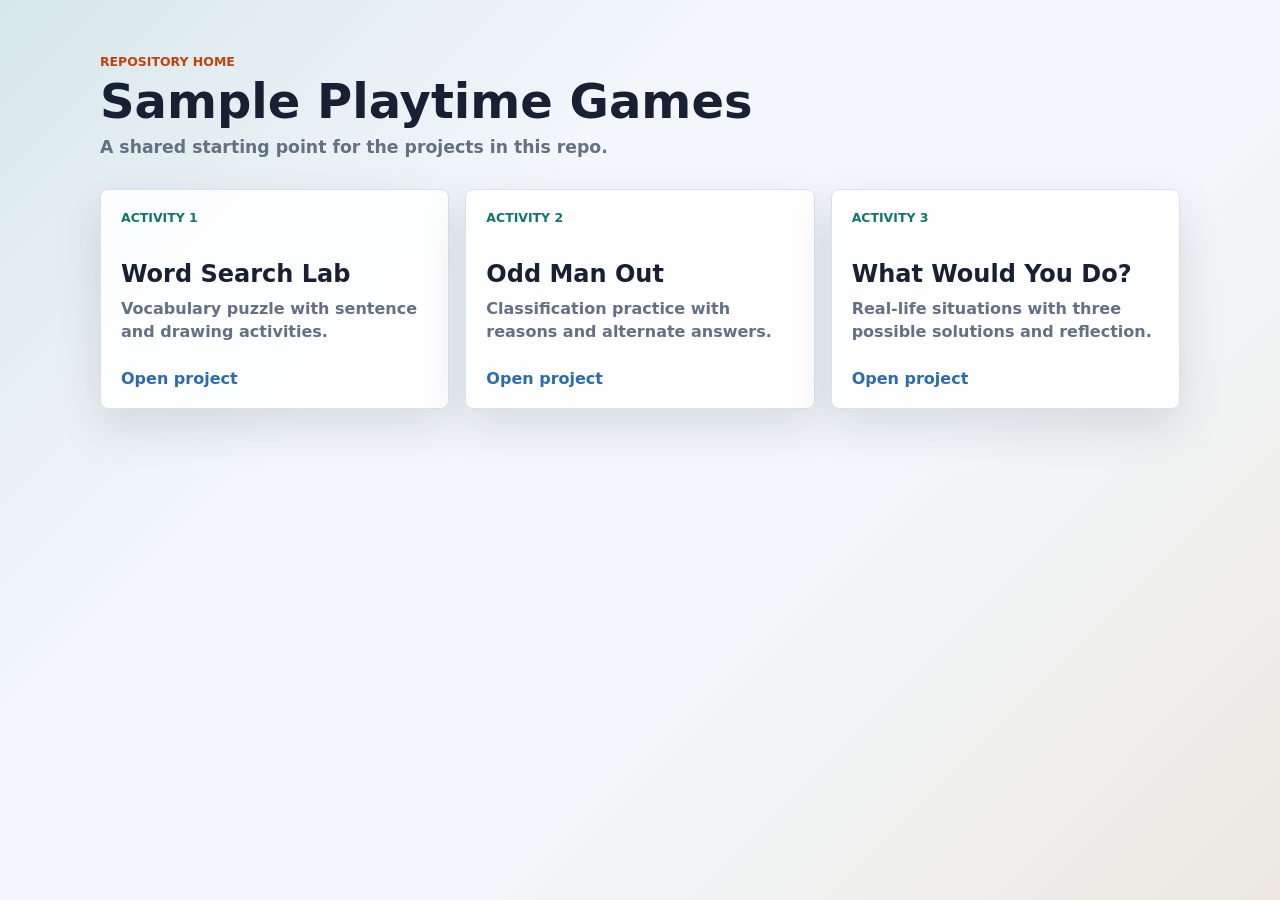
<file: index.html>
<!DOCTYPE html>
<html lang="en">
  <head>
    <meta charset="UTF-8" />
    <meta name="viewport" content="width=device-width, initial-scale=1.0" />
    <title>Sample Playtime Games</title>
    <link rel="stylesheet" href="home.css" />
  </head>
  <body>
    <main class="home-shell">
      <header class="intro">
        <p class="eyebrow">Repository Home</p>
        <h1>Sample Playtime Games</h1>
        <p class="summary">A shared starting point for the projects in this repo.</p>
      </header>

      <section class="project-grid" aria-label="Projects">
        <a class="project-card" href="word-search-lab/index.html">
          <span class="project-kicker">Activity 1</span>
          <span class="project-title">Word Search Lab</span>
          <span class="project-description">Vocabulary puzzle with sentence and drawing activities.</span>
          <span class="project-link">Open project</span>
        </a>
        <a class="project-card" href="odd-man-out/index.html">
          <span class="project-kicker">Activity 2</span>
          <span class="project-title">Odd Man Out</span>
          <span class="project-description">Classification practice with reasons and alternate answers.</span>
          <span class="project-link">Open project</span>
        </a>
        <a class="project-card" href="what-would-you-do/index.html">
          <span class="project-kicker">Activity 3</span>
          <span class="project-title">What Would You Do?</span>
          <span class="project-description">Real-life situations with three possible solutions and reflection.</span>
          <span class="project-link">Open project</span>
        </a>
      </section>
    </main>
  </body>
</html>
</file>
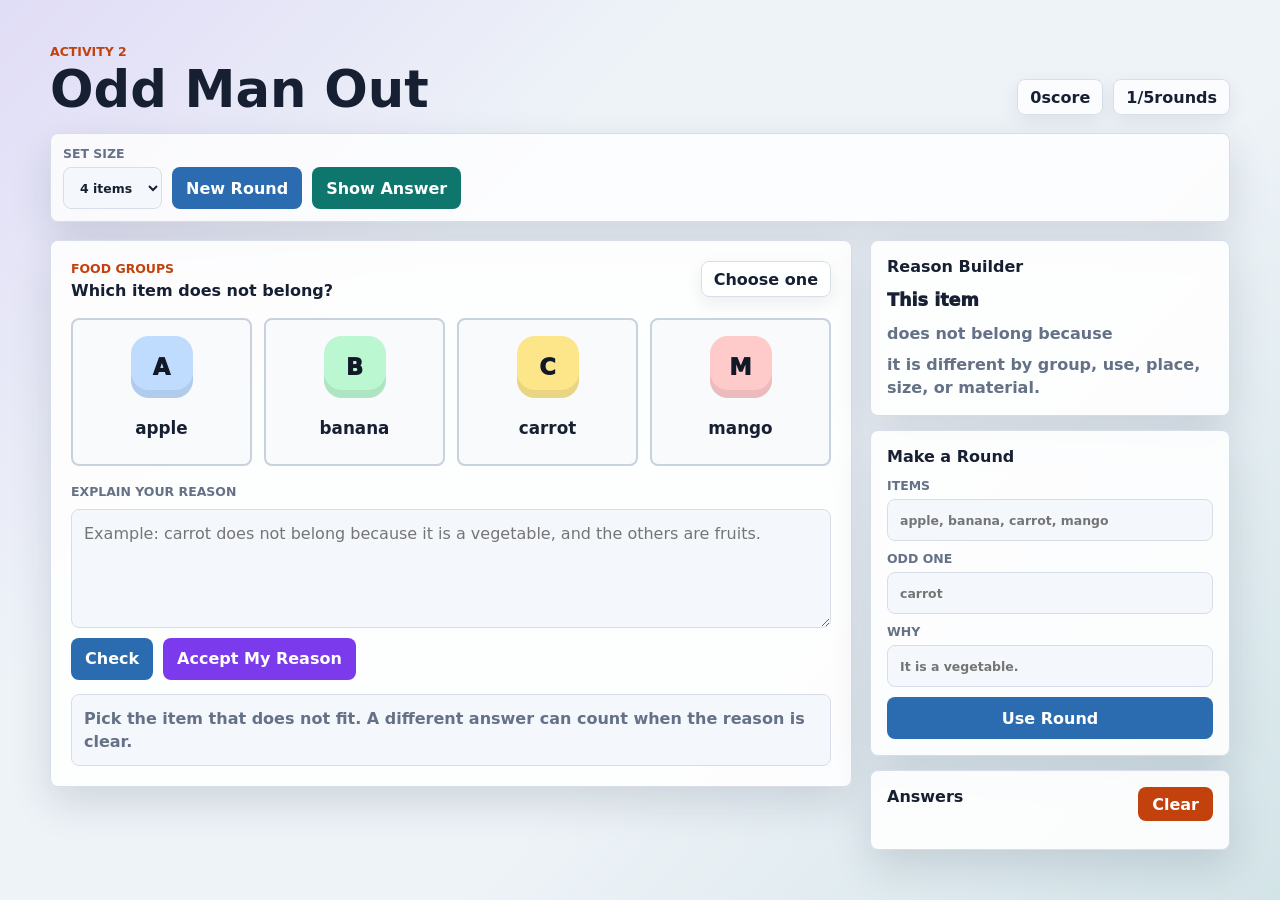
<file: odd-man-out/index.html>
<!DOCTYPE html>
<html lang="en">
  <head>
    <meta charset="UTF-8" />
    <meta name="viewport" content="width=device-width, initial-scale=1.0" />
    <title>Odd Man Out</title>
    <link rel="stylesheet" href="styles.css" />
  </head>
  <body>
    <main class="app-shell">
      <section class="top-band">
        <div>
          <p class="eyebrow">Activity 2</p>
          <h1>Odd Man Out</h1>
        </div>
        <div class="stats" aria-live="polite">
          <span><strong id="scoreCount">0</strong> score</span>
          <span><strong id="roundCount">1</strong>/<strong id="totalRounds">0</strong> rounds</span>
        </div>
      </section>

      <section class="controls" aria-label="Activity controls">
        <label>
          Set size
          <select id="setSizeSelect">
            <option value="4">4 items</option>
            <option value="5">5 items</option>
          </select>
        </label>
        <button id="newRoundBtn" type="button">New Round</button>
        <button id="showAnswerBtn" type="button">Show Answer</button>
      </section>

      <section class="workspace">
        <section class="play-panel" aria-labelledby="promptTitle">
          <div class="prompt-row">
            <div>
              <p id="roundTheme" class="round-theme">Categories</p>
              <h2 id="promptTitle">Which item does not belong?</h2>
            </div>
            <span id="statusBadge" class="status-badge">Choose one</span>
          </div>

          <div id="itemGrid" class="item-grid" aria-label="Answer choices"></div>

          <form id="answerForm" class="answer-form">
            <label for="reasonInput">Explain your reason</label>
            <textarea
              id="reasonInput"
              rows="4"
              placeholder="Example: carrot does not belong because it is a vegetable, and the others are fruits."
            ></textarea>
            <div class="form-actions">
              <button type="submit">Check</button>
              <button id="acceptAlternateBtn" type="button">Accept My Reason</button>
            </div>
          </form>

          <div id="feedback" class="feedback" aria-live="polite"></div>
        </section>

        <aside class="side-panel">
          <section class="skill-panel">
            <h2>Reason Builder</h2>
            <div class="sentence-frame">
              <span id="selectedWord">This item</span>
              <span>does not belong because</span>
              <span>it is different by group, use, place, size, or material.</span>
            </div>
          </section>

          <section class="custom-panel">
            <h2>Make a Round</h2>
            <form id="customForm">
              <label>
                Items
                <input id="customItems" type="text" placeholder="apple, banana, carrot, mango" />
              </label>
              <label>
                Odd one
                <input id="customOdd" type="text" placeholder="carrot" />
              </label>
              <label>
                Why
                <input id="customWhy" type="text" placeholder="It is a vegetable." />
              </label>
              <button type="submit">Use Round</button>
            </form>
          </section>

          <section class="history-panel">
            <div class="panel-heading">
              <h2>Answers</h2>
              <button id="clearHistoryBtn" type="button">Clear</button>
            </div>
            <ul id="historyList" class="history-list"></ul>
          </section>
        </aside>
      </section>
    </main>

    <script src="app.js"></script>
  </body>
</html>
</file>
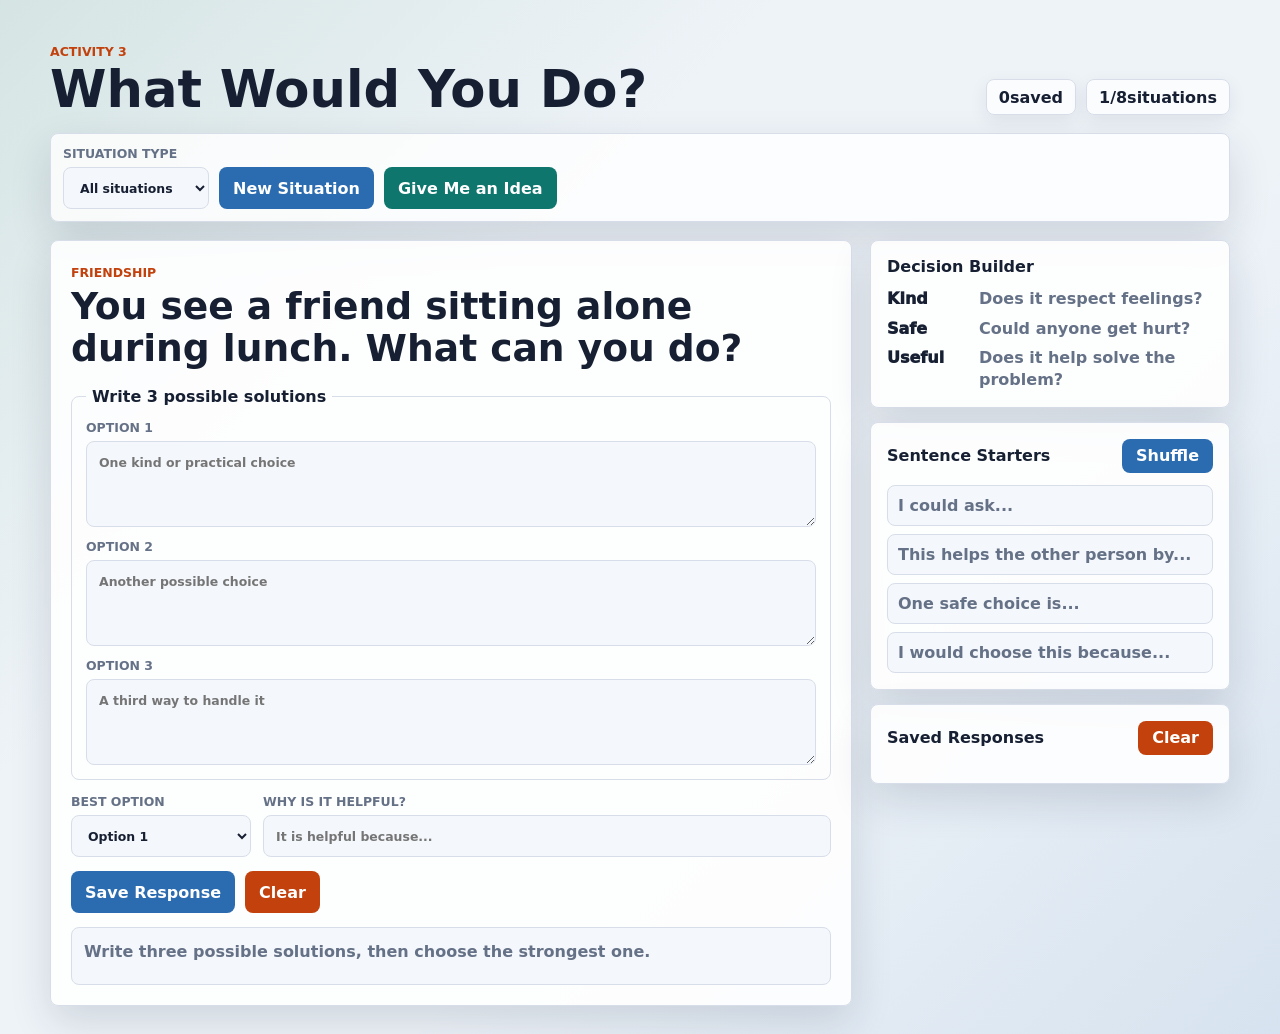
<file: what-would-you-do/index.html>
<!DOCTYPE html>
<html lang="en">
  <head>
    <meta charset="UTF-8" />
    <meta name="viewport" content="width=device-width, initial-scale=1.0" />
    <title>What Would You Do?</title>
    <link rel="stylesheet" href="styles.css" />
  </head>
  <body>
    <main class="app-shell">
      <section class="top-band">
        <div>
          <p class="eyebrow">Activity 3</p>
          <h1>What Would You Do?</h1>
        </div>
        <div class="stats" aria-live="polite">
          <span><strong id="savedCount">0</strong> saved</span>
          <span><strong id="scenarioCount">1</strong>/<strong id="totalCount">0</strong> situations</span>
        </div>
      </section>

      <section class="controls" aria-label="Activity controls">
        <label>
          Situation type
          <select id="categorySelect">
            <option value="all">All situations</option>
            <option value="friendship">Friendship</option>
            <option value="school">School</option>
            <option value="responsibility">Responsibility</option>
            <option value="safety">Safety</option>
          </select>
        </label>
        <button id="newSituationBtn" type="button">New Situation</button>
        <button id="ideaBtn" type="button">Give Me an Idea</button>
      </section>

      <section class="workspace">
        <section class="scenario-panel" aria-labelledby="scenarioTitle">
          <div class="scenario-heading">
            <p id="scenarioType" class="scenario-type">Friendship</p>
            <h2 id="scenarioTitle">You see a friend sitting alone during lunch. What can you do?</h2>
          </div>

          <form id="solutionForm" class="solution-form">
            <fieldset>
              <legend>Write 3 possible solutions</legend>
              <label>
                Option 1
                <textarea id="solutionOne" rows="3" placeholder="One kind or practical choice"></textarea>
              </label>
              <label>
                Option 2
                <textarea id="solutionTwo" rows="3" placeholder="Another possible choice"></textarea>
              </label>
              <label>
                Option 3
                <textarea id="solutionThree" rows="3" placeholder="A third way to handle it"></textarea>
              </label>
            </fieldset>

            <div class="choice-row">
              <label>
                Best option
                <select id="bestOptionSelect">
                  <option value="1">Option 1</option>
                  <option value="2">Option 2</option>
                  <option value="3">Option 3</option>
                </select>
              </label>
              <label>
                Why is it helpful?
                <input id="whyInput" type="text" placeholder="It is helpful because..." />
              </label>
            </div>

            <div class="form-actions">
              <button type="submit">Save Response</button>
              <button id="clearBtn" type="button">Clear</button>
            </div>
          </form>

          <div id="feedback" class="feedback" aria-live="polite">
            Think of choices that are kind, safe, and realistic.
          </div>
        </section>

        <aside class="side-panel">
          <section class="helper-panel">
            <h2>Decision Builder</h2>
            <div class="builder-grid">
              <span>Kind</span>
              <span>Does it respect feelings?</span>
              <span>Safe</span>
              <span>Could anyone get hurt?</span>
              <span>Useful</span>
              <span>Does it help solve the problem?</span>
            </div>
          </section>

          <section class="starter-panel">
            <div class="panel-heading">
              <h2>Sentence Starters</h2>
              <button id="starterBtn" type="button">Shuffle</button>
            </div>
            <ul id="starterList" class="starter-list"></ul>
          </section>

          <section class="journal-panel">
            <div class="panel-heading">
              <h2>Saved Responses</h2>
              <button id="clearJournalBtn" type="button">Clear</button>
            </div>
            <ul id="journalList" class="journal-list"></ul>
          </section>
        </aside>
      </section>
    </main>

    <script src="app.js"></script>
  </body>
</html>
</file>
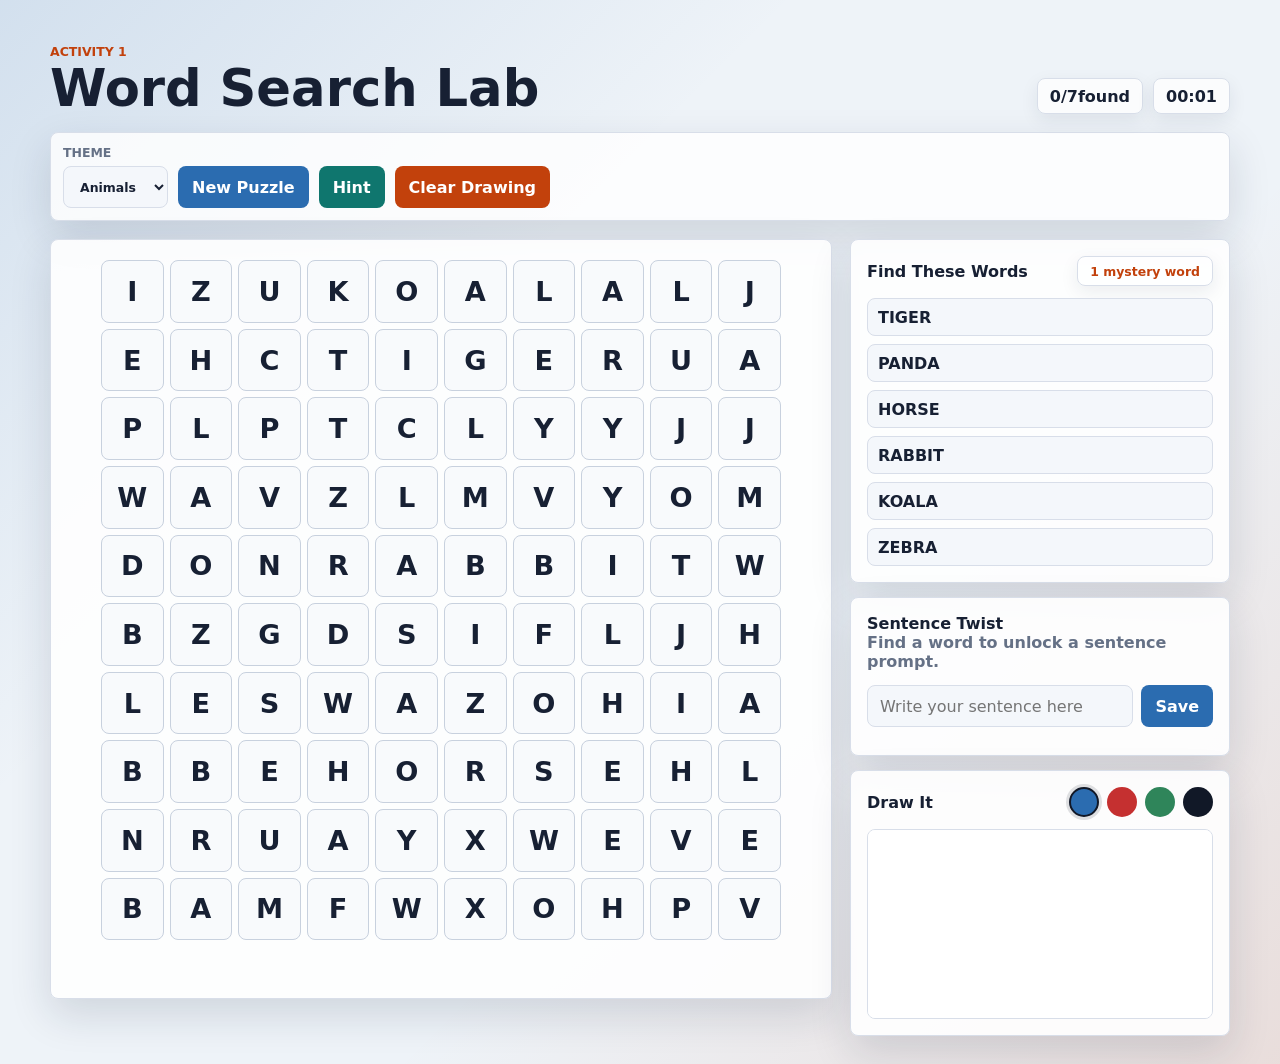
<file: word-search-lab/index.html>
<!DOCTYPE html>
<html lang="en">
  <head>
    <meta charset="UTF-8" />
    <meta name="viewport" content="width=device-width, initial-scale=1.0" />
    <title>Word Search Lab</title>
    <link rel="stylesheet" href="styles.css" />
  </head>
  <body>
    <main class="app-shell">
      <section class="top-band">
        <div>
          <p class="eyebrow">Activity 1</p>
          <h1>Word Search Lab</h1>
        </div>
        <div class="stats" aria-live="polite">
          <span><strong id="foundCount">0</strong>/<strong id="totalCount">0</strong> found</span>
          <span id="timer">00:00</span>
        </div>
      </section>

      <section class="controls" aria-label="Puzzle controls">
        <label>
          Theme
          <select id="themeSelect">
            <option value="animals">Animals</option>
            <option value="space">Space</option>
            <option value="food">Food</option>
            <option value="feelings">Feelings</option>
          </select>
        </label>
        <button id="newPuzzleBtn" type="button">New Puzzle</button>
        <button id="hintBtn" type="button">Hint</button>
        <button id="clearBtn" type="button">Clear Drawing</button>
      </section>

      <section class="workspace">
        <div class="puzzle-area">
          <div id="grid" class="grid" aria-label="Word search grid"></div>
          <p id="hintText" class="hint-text" aria-live="polite"></p>
        </div>

        <aside class="side-panel">
          <section class="word-panel">
            <div class="panel-heading">
              <h2>Find These Words</h2>
              <span id="mysteryBadge">1 mystery word</span>
            </div>
            <ul id="wordList" class="word-list"></ul>
          </section>

          <section class="twist-panel">
            <h2>Sentence Twist</h2>
            <p id="promptText">Find a word to unlock a sentence prompt.</p>
            <form id="sentenceForm">
              <input id="sentenceInput" type="text" placeholder="Write your sentence here" autocomplete="off" />
              <button type="submit">Save</button>
            </form>
            <ul id="sentenceList" class="sentence-list"></ul>
          </section>

          <section class="draw-panel">
            <div class="panel-heading">
              <h2>Draw It</h2>
              <div class="swatches" aria-label="Drawing colors">
                <button class="swatch active" type="button" data-color="#2b6cb0" style="--swatch:#2b6cb0" aria-label="Blue"></button>
                <button class="swatch" type="button" data-color="#c53030" style="--swatch:#c53030" aria-label="Red"></button>
                <button class="swatch" type="button" data-color="#2f855a" style="--swatch:#2f855a" aria-label="Green"></button>
                <button class="swatch" type="button" data-color="#111827" style="--swatch:#111827" aria-label="Black"></button>
              </div>
            </div>
            <canvas id="drawCanvas" width="620" height="340" aria-label="Drawing canvas"></canvas>
          </section>
        </aside>
      </section>
    </main>

    <script src="app.js"></script>
  </body>
</html>
</file>
<file: home.css>
:root {
  color-scheme: light;
  --ink: #182033;
  --muted: #647084;
  --paper: #ffffff;
  --line: #d9e0ea;
  --field: #f3f7fb;
  --blue: #2b6cb0;
  --teal: #0f766e;
  --coral: #c2410c;
  --gold: #b7791f;
  --shadow: 0 18px 46px rgba(24, 38, 64, 0.13);
}

* {
  box-sizing: border-box;
}

body {
  margin: 0;
  min-height: 100vh;
  font-family: Inter, ui-sans-serif, system-ui, -apple-system, BlinkMacSystemFont, "Segoe UI", sans-serif;
  background:
    linear-gradient(135deg, rgba(15, 118, 110, 0.12), transparent 34%),
    linear-gradient(315deg, rgba(183, 121, 31, 0.12), transparent 38%),
    var(--field);
  color: var(--ink);
}

.home-shell {
  width: min(1080px, calc(100vw - 32px));
  margin: 0 auto;
  padding: 42px 0;
}

.intro {
  max-width: 720px;
  padding: 12px 0 28px;
}

.eyebrow {
  margin: 0 0 8px;
  color: var(--coral);
  font-size: 0.78rem;
  font-weight: 800;
  letter-spacing: 0;
  text-transform: uppercase;
}

h1,
p {
  margin-top: 0;
}

h1 {
  margin-bottom: 10px;
  font-size: 3rem;
  line-height: 1;
}

.summary {
  margin-bottom: 0;
  color: var(--muted);
  font-size: 1.08rem;
  font-weight: 650;
  line-height: 1.5;
}

.project-grid {
  display: grid;
  grid-template-columns: repeat(auto-fit, minmax(min(260px, 100%), 1fr));
  gap: 16px;
}

.project-card {
  display: grid;
  min-height: 220px;
  padding: 20px;
  border: 1px solid var(--line);
  border-radius: 8px;
  background: rgba(255, 255, 255, 0.9);
  box-shadow: var(--shadow);
  color: inherit;
  text-decoration: none;
  transition: border-color 160ms ease, transform 160ms ease, box-shadow 160ms ease;
}

.project-card:hover,
.project-card:focus-visible {
  border-color: rgba(43, 108, 176, 0.62);
  box-shadow: 0 22px 52px rgba(24, 38, 64, 0.18);
  outline: none;
  transform: translateY(-2px);
}

.project-kicker {
  color: var(--teal);
  font-size: 0.78rem;
  font-weight: 800;
  text-transform: uppercase;
}

.project-title {
  align-self: end;
  margin-top: 34px;
  font-size: 1.5rem;
  font-weight: 900;
  line-height: 1.1;
}

.project-description {
  margin-top: 10px;
  color: var(--muted);
  font-weight: 650;
  line-height: 1.45;
}

.project-link {
  align-self: end;
  width: fit-content;
  margin-top: 24px;
  color: var(--blue);
  font-weight: 900;
}

@media (max-width: 620px) {
  .home-shell {
    width: min(100vw - 20px, 1080px);
    padding: 22px 0;
  }

  .intro {
    padding-bottom: 20px;
  }

  h1 {
    font-size: 2.25rem;
  }
}
</file>
<file: odd-man-out/styles.css>
:root {
  color-scheme: light;
  --ink: #172033;
  --muted: #657186;
  --panel: #ffffff;
  --line: #d8dee9;
  --field: #f4f7fb;
  --blue: #2b6cb0;
  --teal: #0f766e;
  --coral: #c2410c;
  --plum: #7c3aed;
  --gold: #b7791f;
  --green: #2f855a;
  --shadow: 0 16px 42px rgba(24, 38, 64, 0.14);
}

* {
  box-sizing: border-box;
}

body {
  margin: 0;
  min-height: 100vh;
  font-family: Inter, ui-sans-serif, system-ui, -apple-system, BlinkMacSystemFont, "Segoe UI", sans-serif;
  background:
    linear-gradient(135deg, rgba(124, 58, 237, 0.12), transparent 32%),
    linear-gradient(315deg, rgba(15, 118, 110, 0.12), transparent 38%),
    #eef3f8;
  color: var(--ink);
}

button,
select,
input,
textarea {
  font: inherit;
}

button {
  border: 0;
  cursor: pointer;
}

.app-shell {
  width: min(1180px, calc(100vw - 28px));
  margin: 0 auto;
  padding: 22px 0 28px;
}

.top-band {
  display: flex;
  align-items: end;
  justify-content: space-between;
  gap: 18px;
  padding: 22px 0 18px;
}

.eyebrow,
.round-theme {
  margin: 0 0 5px;
  color: var(--coral);
  font-size: 0.78rem;
  font-weight: 800;
  letter-spacing: 0;
  text-transform: uppercase;
}

h1,
h2,
p {
  margin-top: 0;
}

h1 {
  margin-bottom: 0;
  font-size: clamp(2rem, 4vw, 3.6rem);
  line-height: 1;
}

h2 {
  margin-bottom: 0;
  font-size: 1rem;
}

.stats {
  display: flex;
  gap: 10px;
  align-items: center;
  flex-wrap: wrap;
  justify-content: flex-end;
}

.stats span,
.status-badge {
  display: inline-flex;
  align-items: center;
  min-height: 36px;
  padding: 0 12px;
  border: 1px solid var(--line);
  border-radius: 8px;
  background: rgba(255, 255, 255, 0.78);
  box-shadow: 0 6px 18px rgba(24, 38, 64, 0.08);
  font-weight: 800;
}

.status-badge.correct {
  border-color: #9ae6b4;
  background: #ecfdf5;
  color: #166534;
}

.status-badge.try-again {
  border-color: #fed7aa;
  background: #fff7ed;
  color: #9a3412;
}

.controls {
  display: flex;
  align-items: end;
  gap: 10px;
  flex-wrap: wrap;
  padding: 12px;
  border: 1px solid var(--line);
  border-radius: 8px;
  background: rgba(255, 255, 255, 0.82);
  box-shadow: var(--shadow);
}

.controls label,
.answer-form label,
.custom-panel label {
  display: grid;
  gap: 6px;
  color: var(--muted);
  font-size: 0.78rem;
  font-weight: 800;
  text-transform: uppercase;
}

select,
input,
textarea {
  width: 100%;
  border: 1px solid var(--line);
  border-radius: 8px;
  background: var(--field);
  color: var(--ink);
  outline: none;
}

select,
input {
  min-height: 42px;
  padding: 0 12px;
}

textarea {
  resize: vertical;
  min-height: 104px;
  padding: 12px;
  line-height: 1.45;
}

select:focus,
input:focus,
textarea:focus {
  border-color: var(--blue);
  box-shadow: 0 0 0 3px rgba(43, 108, 176, 0.16);
}

.controls button,
.answer-form button,
.custom-panel button,
.history-panel button {
  min-height: 42px;
  border-radius: 8px;
  padding: 0 14px;
  background: var(--blue);
  color: #fff;
  font-weight: 800;
}

#showAnswerBtn {
  background: var(--teal);
}

#acceptAlternateBtn {
  background: var(--plum);
}

#clearHistoryBtn {
  min-height: 34px;
  background: var(--coral);
}

.workspace {
  display: grid;
  grid-template-columns: minmax(360px, 1fr) 360px;
  gap: 18px;
  margin-top: 18px;
  align-items: start;
}

.play-panel,
.skill-panel,
.custom-panel,
.history-panel {
  border: 1px solid var(--line);
  border-radius: 8px;
  background: rgba(255, 255, 255, 0.9);
  box-shadow: var(--shadow);
}

.play-panel {
  padding: clamp(14px, 2vw, 20px);
}

.prompt-row,
.panel-heading {
  display: flex;
  align-items: start;
  justify-content: space-between;
  gap: 12px;
}

.item-grid {
  display: grid;
  grid-template-columns: repeat(auto-fit, minmax(130px, 1fr));
  gap: 12px;
  margin: 18px 0;
}

.item-card {
  display: grid;
  justify-items: center;
  gap: 10px;
  min-height: 148px;
  padding: 16px 12px;
  border: 2px solid #c8d1de;
  border-radius: 8px;
  background: #f8fafc;
  color: var(--ink);
  font-weight: 900;
  transition: background 140ms ease, border-color 140ms ease, transform 140ms ease;
}

.item-card:hover,
.item-card:focus-visible {
  border-color: var(--blue);
  outline: none;
  transform: translateY(-2px);
}

.item-card.selected {
  border-color: var(--gold);
  background: #fff8e6;
}

.item-card.correct {
  border-color: var(--green);
  background: #ecfdf5;
  color: #166534;
}

.item-card.incorrect {
  border-color: var(--coral);
  background: #fff7ed;
  color: #9a3412;
}

.visual {
  display: grid;
  place-items: center;
  width: 62px;
  height: 62px;
  border-radius: 18px;
  background: var(--tile-color, #dbeafe);
  color: #111827;
  font-size: 1.4rem;
  font-weight: 950;
  box-shadow: inset 0 -8px 0 rgba(17, 24, 39, 0.08);
}

.item-name {
  text-align: center;
  font-size: 1.05rem;
  line-height: 1.2;
}

.answer-form {
  display: grid;
  gap: 10px;
}

.form-actions {
  display: flex;
  flex-wrap: wrap;
  gap: 10px;
}

.feedback {
  min-height: 58px;
  margin-top: 14px;
  padding: 12px;
  border: 1px solid var(--line);
  border-radius: 8px;
  background: var(--field);
  color: var(--muted);
  font-weight: 700;
  line-height: 1.45;
}

.feedback.success {
  border-color: #9ae6b4;
  background: #ecfdf5;
  color: #166534;
}

.feedback.notice {
  border-color: #fed7aa;
  background: #fff7ed;
  color: #9a3412;
}

.side-panel {
  display: grid;
  gap: 14px;
}

.skill-panel,
.custom-panel,
.history-panel {
  padding: 16px;
}

.sentence-frame {
  display: grid;
  gap: 8px;
  margin-top: 12px;
  color: var(--muted);
  font-weight: 750;
  line-height: 1.45;
}

#selectedWord {
  color: var(--ink);
  font-size: 1.1rem;
  font-weight: 950;
}

#customForm {
  display: grid;
  gap: 10px;
  margin-top: 12px;
}

.history-list {
  list-style: none;
  display: grid;
  gap: 8px;
  margin: 12px 0 0;
  padding: 0;
}

.history-list li {
  padding: 10px;
  border-left: 4px solid var(--gold);
  border-radius: 6px;
  background: #fff8e6;
  color: #4a3520;
  line-height: 1.35;
}

@media (max-width: 900px) {
  .workspace {
    grid-template-columns: 1fr;
  }

  .side-panel {
    grid-template-columns: repeat(2, minmax(0, 1fr));
  }

  .history-panel {
    grid-column: 1 / -1;
  }
}

@media (max-width: 620px) {
  .app-shell {
    width: min(100vw - 18px, 1180px);
    padding-top: 10px;
  }

  .top-band,
  .prompt-row {
    align-items: start;
    flex-direction: column;
  }

  .stats {
    justify-content: start;
  }

  .controls {
    align-items: stretch;
  }

  .controls label,
  .controls button,
  .answer-form button {
    flex: 1 1 135px;
  }

  .side-panel {
    grid-template-columns: 1fr;
  }

  .item-grid {
    grid-template-columns: repeat(2, minmax(0, 1fr));
  }
}
</file>
<file: what-would-you-do/styles.css>
:root {
  color-scheme: light;
  --ink: #172033;
  --muted: #657186;
  --panel: #ffffff;
  --line: #d8dee9;
  --field: #f4f7fb;
  --blue: #2b6cb0;
  --teal: #0f766e;
  --coral: #c2410c;
  --gold: #b7791f;
  --green: #2f855a;
  --shadow: 0 16px 42px rgba(24, 38, 64, 0.14);
}

* {
  box-sizing: border-box;
}

body {
  margin: 0;
  min-height: 100vh;
  font-family: Inter, ui-sans-serif, system-ui, -apple-system, BlinkMacSystemFont, "Segoe UI", sans-serif;
  background:
    linear-gradient(135deg, rgba(47, 133, 90, 0.13), transparent 34%),
    linear-gradient(315deg, rgba(43, 108, 176, 0.12), transparent 38%),
    #eef3f8;
  color: var(--ink);
}

button,
select,
input,
textarea {
  font: inherit;
}

button {
  border: 0;
  cursor: pointer;
}

.app-shell {
  width: min(1180px, calc(100vw - 28px));
  margin: 0 auto;
  padding: 22px 0 28px;
}

.top-band {
  display: flex;
  align-items: end;
  justify-content: space-between;
  gap: 18px;
  padding: 22px 0 18px;
}

.eyebrow,
.scenario-type {
  margin: 0 0 5px;
  color: var(--coral);
  font-size: 0.78rem;
  font-weight: 800;
  letter-spacing: 0;
  text-transform: uppercase;
}

h1,
h2,
p {
  margin-top: 0;
}

h1 {
  margin-bottom: 0;
  font-size: clamp(2rem, 4vw, 3.6rem);
  line-height: 1;
}

h2 {
  margin-bottom: 0;
  font-size: 1rem;
}

.stats {
  display: flex;
  gap: 10px;
  align-items: center;
  flex-wrap: wrap;
  justify-content: flex-end;
}

.stats span {
  display: inline-flex;
  align-items: center;
  min-height: 36px;
  padding: 0 12px;
  border: 1px solid var(--line);
  border-radius: 8px;
  background: rgba(255, 255, 255, 0.78);
  box-shadow: 0 6px 18px rgba(24, 38, 64, 0.08);
  font-weight: 800;
}

.controls {
  display: flex;
  align-items: end;
  gap: 10px;
  flex-wrap: wrap;
  padding: 12px;
  border: 1px solid var(--line);
  border-radius: 8px;
  background: rgba(255, 255, 255, 0.82);
  box-shadow: var(--shadow);
}

label {
  display: grid;
  gap: 6px;
  color: var(--muted);
  font-size: 0.78rem;
  font-weight: 800;
  text-transform: uppercase;
}

select,
input,
textarea {
  width: 100%;
  border: 1px solid var(--line);
  border-radius: 8px;
  background: var(--field);
  color: var(--ink);
  outline: none;
}

select,
input {
  min-height: 42px;
  padding: 0 12px;
}

textarea {
  min-height: 86px;
  resize: vertical;
  padding: 12px;
  line-height: 1.45;
}

select:focus,
input:focus,
textarea:focus {
  border-color: var(--blue);
  box-shadow: 0 0 0 3px rgba(43, 108, 176, 0.16);
}

.controls button,
.form-actions button,
.panel-heading button {
  min-height: 42px;
  border-radius: 8px;
  padding: 0 14px;
  background: var(--blue);
  color: #fff;
  font-weight: 800;
}

#ideaBtn {
  background: var(--teal);
}

#clearBtn,
#clearJournalBtn {
  background: var(--coral);
}

.workspace {
  display: grid;
  grid-template-columns: minmax(360px, 1fr) 360px;
  gap: 18px;
  margin-top: 18px;
  align-items: start;
}

.scenario-panel,
.helper-panel,
.starter-panel,
.journal-panel {
  border: 1px solid var(--line);
  border-radius: 8px;
  background: rgba(255, 255, 255, 0.9);
  box-shadow: var(--shadow);
}

.scenario-panel {
  padding: clamp(14px, 2vw, 20px);
}

.scenario-heading {
  padding: 4px 0 18px;
}

.scenario-heading h2 {
  max-width: 820px;
  font-size: clamp(1.55rem, 3vw, 2.35rem);
  line-height: 1.12;
}

.solution-form {
  display: grid;
  gap: 14px;
}

fieldset {
  display: grid;
  gap: 12px;
  min-width: 0;
  margin: 0;
  padding: 14px;
  border: 1px solid var(--line);
  border-radius: 8px;
}

legend {
  padding: 0 6px;
  color: var(--ink);
  font-weight: 900;
}

.choice-row {
  display: grid;
  grid-template-columns: minmax(130px, 180px) 1fr;
  gap: 12px;
}

.form-actions {
  display: flex;
  flex-wrap: wrap;
  gap: 10px;
}

.feedback {
  min-height: 58px;
  margin-top: 14px;
  padding: 12px;
  border: 1px solid var(--line);
  border-radius: 8px;
  background: var(--field);
  color: var(--muted);
  font-weight: 700;
  line-height: 1.45;
}

.feedback.success {
  border-color: #9ae6b4;
  background: #ecfdf5;
  color: #166534;
}

.feedback.notice {
  border-color: #fed7aa;
  background: #fff7ed;
  color: #9a3412;
}

.side-panel {
  display: grid;
  gap: 14px;
}

.helper-panel,
.starter-panel,
.journal-panel {
  padding: 16px;
}

.builder-grid {
  display: grid;
  grid-template-columns: 82px 1fr;
  gap: 8px 10px;
  margin-top: 12px;
  color: var(--muted);
  font-weight: 750;
  line-height: 1.35;
}

.builder-grid span:nth-child(odd) {
  color: var(--ink);
  font-weight: 950;
}

.panel-heading {
  display: flex;
  align-items: center;
  justify-content: space-between;
  gap: 10px;
}

.panel-heading button {
  min-height: 34px;
}

.starter-list,
.journal-list {
  list-style: none;
  display: grid;
  gap: 8px;
  margin: 12px 0 0;
  padding: 0;
}

.starter-list li {
  padding: 10px;
  border: 1px solid var(--line);
  border-radius: 8px;
  background: var(--field);
  color: var(--muted);
  font-weight: 800;
}

.journal-list li {
  display: grid;
  gap: 7px;
  padding: 10px;
  border-left: 4px solid var(--gold);
  border-radius: 6px;
  background: #fff8e6;
  color: #4a3520;
  line-height: 1.35;
}

.journal-list strong {
  color: var(--ink);
}

@media (max-width: 900px) {
  .workspace {
    grid-template-columns: 1fr;
  }

  .side-panel {
    grid-template-columns: repeat(2, minmax(0, 1fr));
  }

  .journal-panel {
    grid-column: 1 / -1;
  }
}

@media (max-width: 620px) {
  .app-shell {
    width: min(100vw - 18px, 1180px);
    padding-top: 10px;
  }

  .top-band {
    align-items: start;
    flex-direction: column;
  }

  .stats {
    justify-content: start;
  }

  .controls {
    align-items: stretch;
  }

  .controls label,
  .controls button,
  .form-actions button {
    flex: 1 1 135px;
  }

  .choice-row,
  .side-panel {
    grid-template-columns: 1fr;
  }
}
</file>
<file: word-search-lab/styles.css>
:root {
  color-scheme: light;
  --ink: #172033;
  --muted: #657186;
  --panel: #ffffff;
  --line: #d8dee9;
  --field: #f4f7fb;
  --blue: #2b6cb0;
  --teal: #0f766e;
  --coral: #c2410c;
  --gold: #b7791f;
  --green: #2f855a;
  --shadow: 0 16px 42px rgba(24, 38, 64, 0.14);
}

* {
  box-sizing: border-box;
}

body {
  margin: 0;
  min-height: 100vh;
  font-family: Inter, ui-sans-serif, system-ui, -apple-system, BlinkMacSystemFont, "Segoe UI", sans-serif;
  background:
    linear-gradient(135deg, rgba(43, 108, 176, 0.14), transparent 34%),
    linear-gradient(315deg, rgba(194, 65, 12, 0.12), transparent 38%),
    #eef3f8;
  color: var(--ink);
}

button,
select,
input {
  font: inherit;
}

button {
  border: 0;
  cursor: pointer;
}

.app-shell {
  width: min(1180px, calc(100vw - 28px));
  margin: 0 auto;
  padding: 22px 0 28px;
}

.top-band {
  display: flex;
  align-items: end;
  justify-content: space-between;
  gap: 18px;
  padding: 22px 0 18px;
}

.eyebrow {
  margin: 0 0 4px;
  color: var(--coral);
  font-size: 0.78rem;
  font-weight: 800;
  letter-spacing: 0;
  text-transform: uppercase;
}

h1,
h2,
p {
  margin-top: 0;
}

h1 {
  margin-bottom: 0;
  font-size: clamp(2rem, 4vw, 3.6rem);
  line-height: 1;
}

h2 {
  margin-bottom: 0;
  font-size: 1rem;
}

.stats {
  display: flex;
  gap: 10px;
  align-items: center;
  flex-wrap: wrap;
  justify-content: flex-end;
}

.stats span,
#mysteryBadge {
  display: inline-flex;
  align-items: center;
  min-height: 36px;
  padding: 0 12px;
  border: 1px solid var(--line);
  border-radius: 8px;
  background: rgba(255, 255, 255, 0.78);
  box-shadow: 0 6px 18px rgba(24, 38, 64, 0.08);
  font-weight: 800;
}

.controls {
  display: flex;
  align-items: end;
  gap: 10px;
  flex-wrap: wrap;
  padding: 12px;
  border: 1px solid var(--line);
  border-radius: 8px;
  background: rgba(255, 255, 255, 0.82);
  box-shadow: var(--shadow);
}

.controls label {
  display: grid;
  gap: 6px;
  color: var(--muted);
  font-size: 0.78rem;
  font-weight: 800;
  text-transform: uppercase;
}

select,
input {
  min-height: 42px;
  border: 1px solid var(--line);
  border-radius: 8px;
  background: var(--field);
  color: var(--ink);
  padding: 0 12px;
  outline: none;
}

select:focus,
input:focus {
  border-color: var(--blue);
  box-shadow: 0 0 0 3px rgba(43, 108, 176, 0.16);
}

.controls button,
.twist-panel button {
  min-height: 42px;
  border-radius: 8px;
  padding: 0 14px;
  background: var(--blue);
  color: #fff;
  font-weight: 800;
}

#hintBtn {
  background: var(--teal);
}

#clearBtn {
  background: var(--coral);
}

.workspace {
  display: grid;
  grid-template-columns: minmax(360px, 1fr) 380px;
  gap: 18px;
  margin-top: 18px;
  align-items: start;
}

.puzzle-area,
.word-panel,
.twist-panel,
.draw-panel {
  border: 1px solid var(--line);
  border-radius: 8px;
  background: rgba(255, 255, 255, 0.9);
  box-shadow: var(--shadow);
}

.puzzle-area {
  padding: clamp(12px, 2vw, 20px);
}

.grid {
  display: grid;
  grid-template-columns: repeat(10, minmax(0, 1fr));
  gap: 6px;
  width: min(100%, 680px);
  aspect-ratio: 1;
  margin: 0 auto;
  touch-action: none;
  user-select: none;
}

.cell {
  display: grid;
  place-items: center;
  aspect-ratio: 1;
  border: 1px solid #c8d1de;
  border-radius: 8px;
  background: #f8fafc;
  color: var(--ink);
  font-size: clamp(1rem, 3vw, 1.7rem);
  font-weight: 900;
  line-height: 1;
  transition: transform 140ms ease, background 140ms ease, color 140ms ease;
}

.cell.selected {
  background: #facc15;
  border-color: #d69e2e;
  transform: scale(0.96);
}

.cell.found {
  background: #c6f6d5;
  border-color: var(--green);
  color: #14532d;
}

.cell.mystery-found {
  background: #fed7aa;
  border-color: var(--coral);
  color: #7c2d12;
}

.hint-text {
  min-height: 24px;
  margin: 14px 2px 0;
  color: var(--muted);
  font-weight: 700;
}

.side-panel {
  display: grid;
  gap: 14px;
}

.word-panel,
.twist-panel,
.draw-panel {
  padding: 16px;
}

.panel-heading {
  display: flex;
  align-items: center;
  justify-content: space-between;
  gap: 10px;
  margin-bottom: 12px;
}

#mysteryBadge {
  min-height: 30px;
  color: var(--coral);
  font-size: 0.78rem;
}

.word-list,
.sentence-list {
  list-style: none;
  display: grid;
  gap: 8px;
  margin: 12px 0 0;
  padding: 0;
}

.word-list li {
  display: flex;
  align-items: center;
  justify-content: space-between;
  min-height: 38px;
  padding: 0 10px;
  border: 1px solid var(--line);
  border-radius: 8px;
  background: var(--field);
  font-weight: 900;
}

.word-list li.found {
  border-color: #9ae6b4;
  background: #ecfdf5;
  color: #166534;
  text-decoration: line-through;
}

.sentence-list li {
  padding: 10px;
  border-left: 4px solid var(--gold);
  border-radius: 6px;
  background: #fff8e6;
  color: #4a3520;
}

.twist-panel p {
  min-height: 42px;
  margin-bottom: 10px;
  color: var(--muted);
  font-weight: 700;
}

#sentenceForm {
  display: grid;
  grid-template-columns: 1fr auto;
  gap: 8px;
}

.swatches {
  display: flex;
  gap: 8px;
}

.swatch {
  width: 30px;
  height: 30px;
  border: 2px solid transparent;
  border-radius: 999px;
  background: var(--swatch);
}

.swatch.active {
  border-color: #111827;
  box-shadow: 0 0 0 3px rgba(17, 24, 39, 0.13);
}

canvas {
  display: block;
  width: 100%;
  aspect-ratio: 31 / 17;
  border: 1px solid var(--line);
  border-radius: 8px;
  background: #fff;
  touch-action: none;
}

@media (max-width: 900px) {
  .workspace {
    grid-template-columns: 1fr;
  }

  .side-panel {
    grid-template-columns: repeat(2, minmax(0, 1fr));
  }

  .draw-panel {
    grid-column: 1 / -1;
  }
}

@media (max-width: 620px) {
  .app-shell {
    width: min(100vw - 18px, 1180px);
    padding-top: 10px;
  }

  .top-band {
    align-items: start;
    flex-direction: column;
  }

  .stats {
    justify-content: start;
  }

  .controls {
    align-items: stretch;
  }

  .controls label,
  .controls button {
    flex: 1 1 135px;
  }

  .side-panel {
    grid-template-columns: 1fr;
  }

  .grid {
    gap: 4px;
  }

  .cell {
    border-radius: 6px;
  }

  #sentenceForm {
    grid-template-columns: 1fr;
  }
}
</file>
